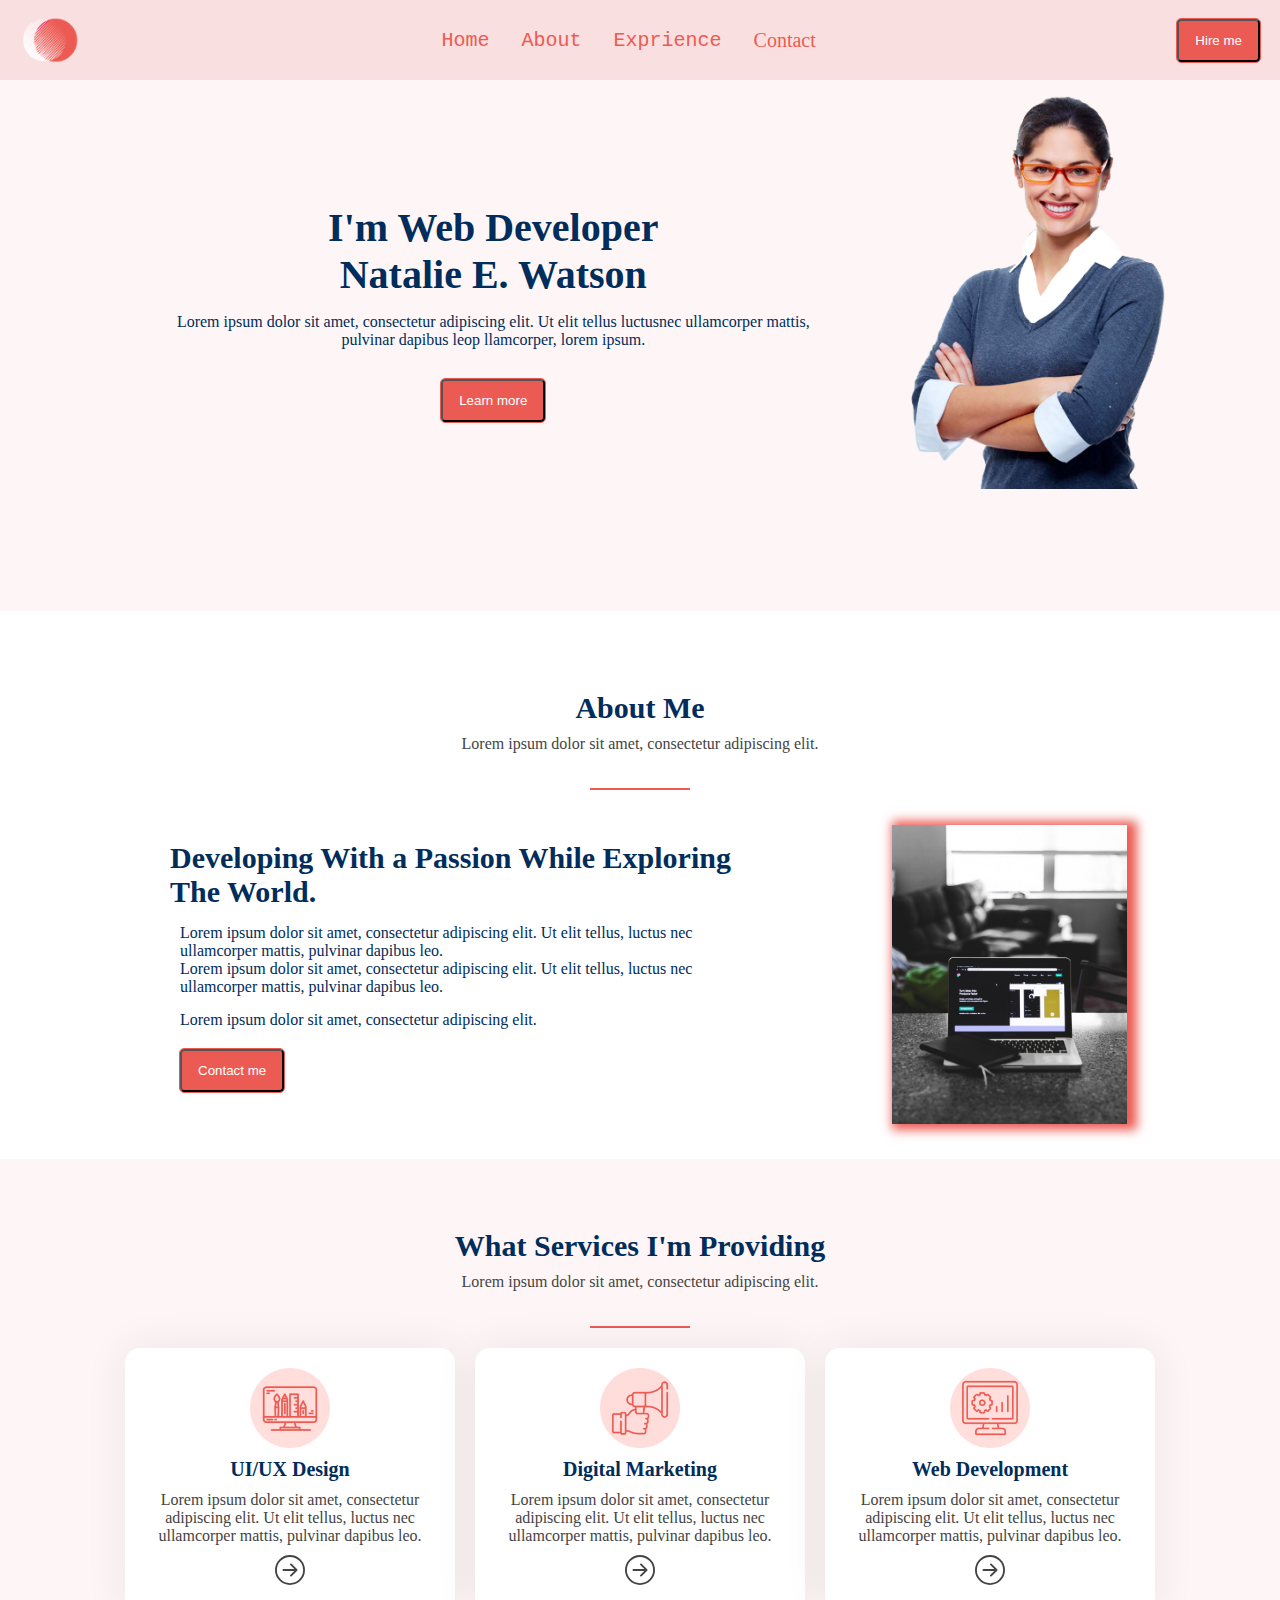
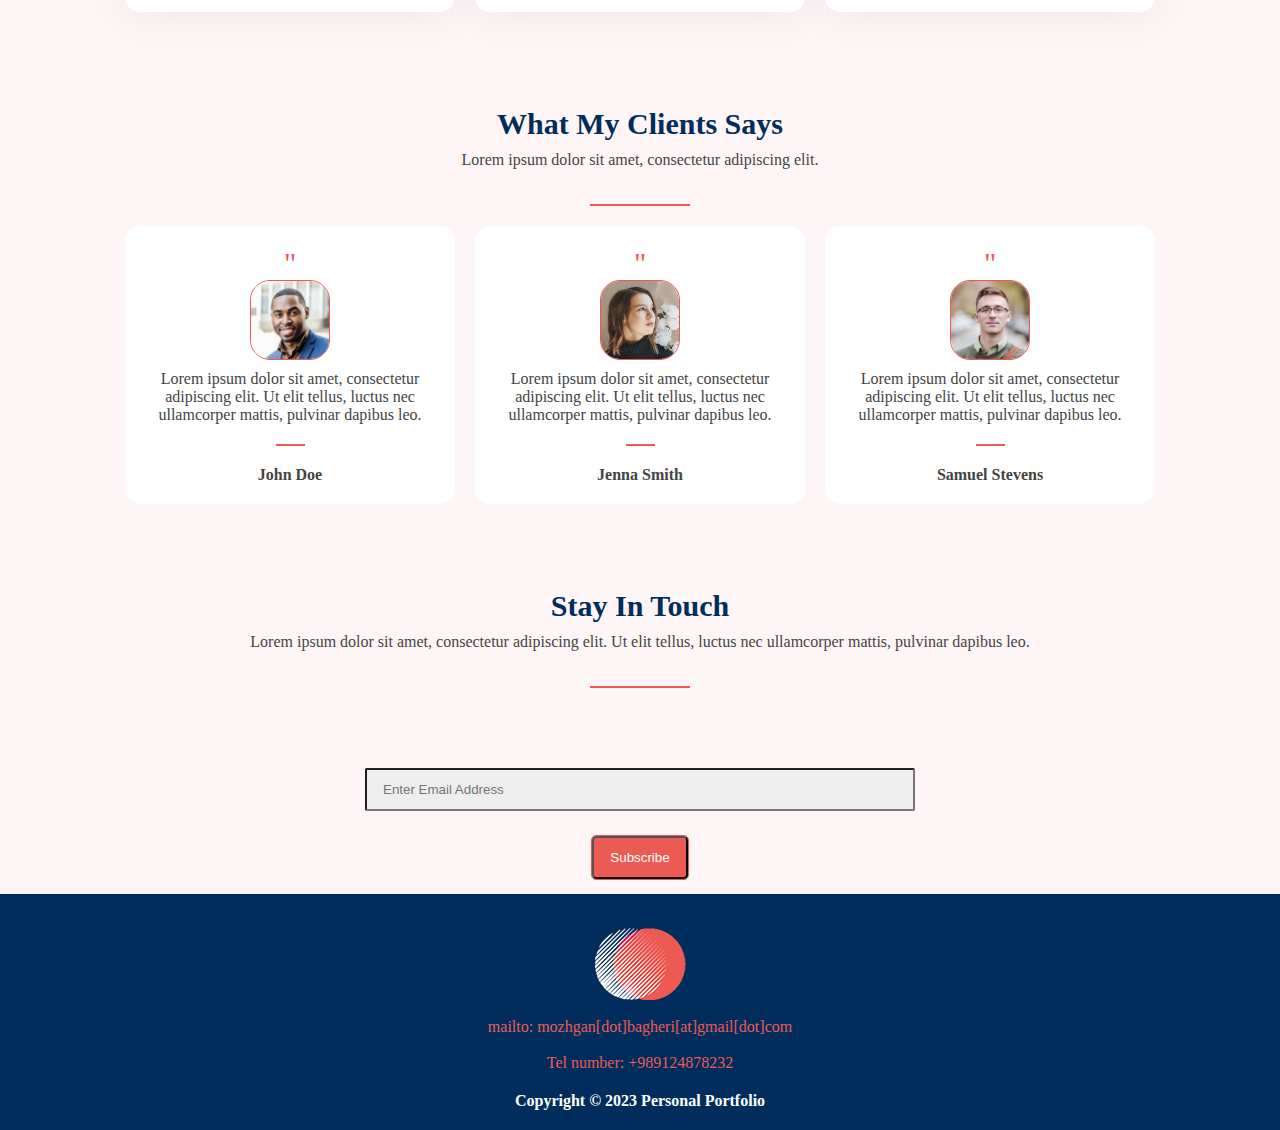
<file: index.html>
<!DOCTYPE html>
<html lang="en-US">
<head>
<meta charset="UTF-8">
<meta name="viewport" content="width=device-width, initial-scale=1">
<title>My portfolio</title>
<link href="./styles/style.css" rel="stylesheet">
</head>
<body>
    <header class="header">
        <img class="headerLogo" src="./images/logo-1-70x70.png" alt="logo">
        <div class="menuIcon">
            <svg stroke="currentColor" fill="currentColor" stroke-width="0" viewBox="0 0 1024 1024" height="1em" width="1em" xmlns="http://www.w3.org/2000/svg"><path d="M904 160H120c-4.4 0-8 3.6-8 8v64c0 4.4 3.6 8 8 8h784c4.4 0 8-3.6 8-8v-64c0-4.4-3.6-8-8-8zm0 624H120c-4.4 0-8 3.6-8 8v64c0 4.4 3.6 8 8 8h784c4.4 0 8-3.6 8-8v-64c0-4.4-3.6-8-8-8zm0-312H120c-4.4 0-8 3.6-8 8v64c0 4.4 3.6 8 8 8h784c4.4 0 8-3.6 8-8v-64c0-4.4-3.6-8-8-8z"></path>
            </svg>
        </div>
        <nav class="headerNav">
            <a href="index.html"><pre>Home </pre></a>
            <a href="#about"><pre>About </pre></a>
            <a href="./pages/expriences.html"><pre>Exprience </pre></a>
            <a href="#contact">Contact</a>
        </nav>
        <button  class="btnComponent" id="headerBtn">Hire me</button>
    </header>
    <main>
    <section id="me">
        <div class="me">
            <div class="meDescription">
                <nav class="meNav">
                    <a href="">11</a>
                    <a href="">22</a>
                    <a href="">33</a>
                    <a href="">44</a>
                </nav>
                <div class="meTextBox">
                    <h1 class="meHeading">I'm Web Developer 
                        <br>Natalie E. Watson</h1>
                    <p class="meDescription">Lorem ipsum dolor sit amet, consectetur adipiscing elit. Ut elit tellus luctusnec ullamcorper mattis, pulvinar dapibus leop llamcorper, lorem ipsum.</p>
                    <button class="btnComponent">Learn more</button>
                </div>
            </div>
            <div>
                <img class="meImage" src="./images/h1_hero-bg.png" alt="pic of me">
            </div>
        </div>
    </section>
    <section id="about">
        <div class="textBox">
            <h2>About Me</h2>
            <p>Lorem ipsum dolor sit amet, consectetur adipiscing elit.</p>
            <div class="line"></div>
        </div>
        <div class="about">
            <div>
                <div class="aboutHeading">
                    <h3 class="aboutTextBox">Developing With a Passion While Exploring The World.</h3>
                    <!--<div class="line"></div>-->
                </div>
                <div class="leftAbout">
                    <div class="aboutContent">
                        <p>Lorem ipsum dolor sit amet, consectetur adipiscing elit. Ut elit tellus, luctus nec ullamcorper mattis, pulvinar dapibus leo.
                        <br> Lorem ipsum dolor sit amet, consectetur adipiscing elit. Ut elit tellus, luctus nec ullamcorper mattis, pulvinar dapibus leo.</p>
                        <p>Lorem ipsum dolor sit amet, consectetur adipiscing elit.</p>
                    </div>
                    <button class="btnComponent">Contact me</button>
                </div>
            </div>
            <div class="aboutImgContainer">
                <!--<div class="aboutImgWrapper">-->
                <img class="aboutImg" src="./images/section-1-bg1.jpg" alt="AboutMe">
                <!--</div>-->
            </div>
        </div>
    </section>
    <section id="services">
        <div class="textBox">
            <h2>What Services I'm Providing</h2>
            <p>Lorem ipsum dolor sit amet, consectetur adipiscing elit.</p>
            <div class="line"></div>
        </div>
        <div class="serviceCardWrapper">
            <article class="cardComponent serviceCard">
                <img src="./images/computer.png" alt="" width="80px" height="80px">
                <h3>UI/UX Design</h3>
                <p>Lorem ipsum dolor sit amet, consectetur adipiscing elit. Ut elit tellus, luctus nec ullamcorper mattis, pulvinar dapibus leo.</p>
                <div class="serviceIcon">
                    <svg stroke="currentColor" fill="currentColor" stroke-width="0" viewBox="0 0 16 16" height="1em" width="1em" xmlns="http://www.w3.org/2000/svg"><path fill-rule="evenodd" d="M1 8a7 7 0 1 0 14 0A7 7 0 0 0 1 8zm15 0A8 8 0 1 1 0 8a8 8 0 0 1 16 0zM4.5 7.5a.5.5 0 0 0 0 1h5.793l-2.147 2.146a.5.5 0 0 0 .708.708l3-3a.5.5 0 0 0 0-.708l-3-3a.5.5 0 1 0-.708.708L10.293 7.5H4.5z"></path></svg>
                </div>
            </article>
            <article class="cardComponent serviceCard">
                <img  src="./images/ads-150x150.png" alt="" width="80px" height="80px">
                <h3>Digital Marketing</h3>
                <p>Lorem ipsum dolor sit amet, consectetur adipiscing elit. Ut elit tellus, luctus nec ullamcorper mattis, pulvinar dapibus leo.</p>
                <div class="serviceIcon">
                    <svg stroke="currentColor" fill="currentColor" stroke-width="0" viewBox="0 0 16 16" height="1em" width="1em" xmlns="http://www.w3.org/2000/svg"><path fill-rule="evenodd" d="M1 8a7 7 0 1 0 14 0A7 7 0 0 0 1 8zm15 0A8 8 0 1 1 0 8a8 8 0 0 1 16 0zM4.5 7.5a.5.5 0 0 0 0 1h5.793l-2.147 2.146a.5.5 0 0 0 .708.708l3-3a.5.5 0 0 0 0-.708l-3-3a.5.5 0 1 0-.708.708L10.293 7.5H4.5z"></path></svg>
                </div>
            </article>
            <article class="cardComponent serviceCard">
                <img src="./images/settings.png" alt="" width="80px" height="80px">
                <h3>Web Development</h3>
                <p>Lorem ipsum dolor sit amet, consectetur adipiscing elit. Ut elit tellus, luctus nec ullamcorper mattis, pulvinar dapibus leo.</p>
                <div class="serviceIcon">
                    <svg stroke="currentColor" fill="currentColor" stroke-width="0" viewBox="0 0 16 16" height="1em" width="1em" xmlns="http://www.w3.org/2000/svg"><path fill-rule="evenodd" d="M1 8a7 7 0 1 0 14 0A7 7 0 0 0 1 8zm15 0A8 8 0 1 1 0 8a8 8 0 0 1 16 0zM4.5 7.5a.5.5 0 0 0 0 1h5.793l-2.147 2.146a.5.5 0 0 0 .708.708l3-3a.5.5 0 0 0 0-.708l-3-3a.5.5 0 1 0-.708.708L10.293 7.5H4.5z"></path></svg>
                </div>
            </article>
        </div>
    </section>
    <section id="clients">
        <div class="textBox">
            <h2>What My Clients Says</h2>
            <p>Lorem ipsum dolor sit amet, consectetur adipiscing elit.</p>
            <div class="line"></div>
        </div>
        <div class="clientsWrapper">
            <article class="clientsCard">
                <span>"</span>
                <img src="./images/male-1.jpg" alt="client 1" width="70" height="70">
                <p>Lorem ipsum dolor sit amet, consectetur adipiscing elit. Ut elit tellus, luctus nec ullamcorper mattis, pulvinar dapibus leo.</p>
                <div class="line" style="width:10% "></div>
                <p><strong>John Doe</strong></p>
            </article>
            <article class="clientsCard">
                <span>"</span>
                <img src="./images/female-2.jpg" alt="client 2" width="70" height="70">
                <p>Lorem ipsum dolor sit amet, consectetur adipiscing elit. Ut elit tellus, luctus nec ullamcorper mattis, pulvinar dapibus leo.</p>
                <div class="line" style="width:10% "></div>
                <p><strong>Jenna Smith</strong></p>
            </article>
            <article class="clientsCard">
                <span>"</span>
                <img src="./images/male-3.jpg" alt="client 3" width="70" height="70">
                <p>Lorem ipsum dolor sit amet, consectetur adipiscing elit. Ut elit tellus, luctus nec ullamcorper mattis, pulvinar dapibus leo.</p>
                <div class="line" style="width:10% "></div>
                <p><strong>Samuel Stevens</strong></p>
            </article>
        </div>
    </section>
    <section id="contact">
        <div class="textBox">
            <h2>Stay In Touch</h2>
            <p>Lorem ipsum dolor sit amet, consectetur adipiscing elit. Ut elit tellus, luctus nec ullamcorper mattis, pulvinar dapibus leo.</p>
            <div class="line"></div>
        </div>
        <div class="textBox">
            <input class="inputComponent" placeholder="Enter Email Address" type="text">
            <button class="btnComponent">Subscribe</button>
        </div>
    </section>
    <footer id="footer">
        <div>
            <nav>
                <a href=""></a>
                <a href=""></a>
                <a href=""></a>
                <a href=""></a>
            </nav>
            <img src="./images/logo-footer.png" alt="footer logo">
            <p><a href="mailto: mozhgan.bagheri@gmail.com">mailto: mozhgan[dot]bagheri[at]gmail[dot]com</a></p>
            <br>
            <P><a href="tel: +989124878232">Tel number: +989124878232</a></P>
        </div>
        <div>
            <strong>Copyright © 2023 Personal Portfolio</strong>
        </div>
    </footer>
</main>
</body>
</html>
</file>
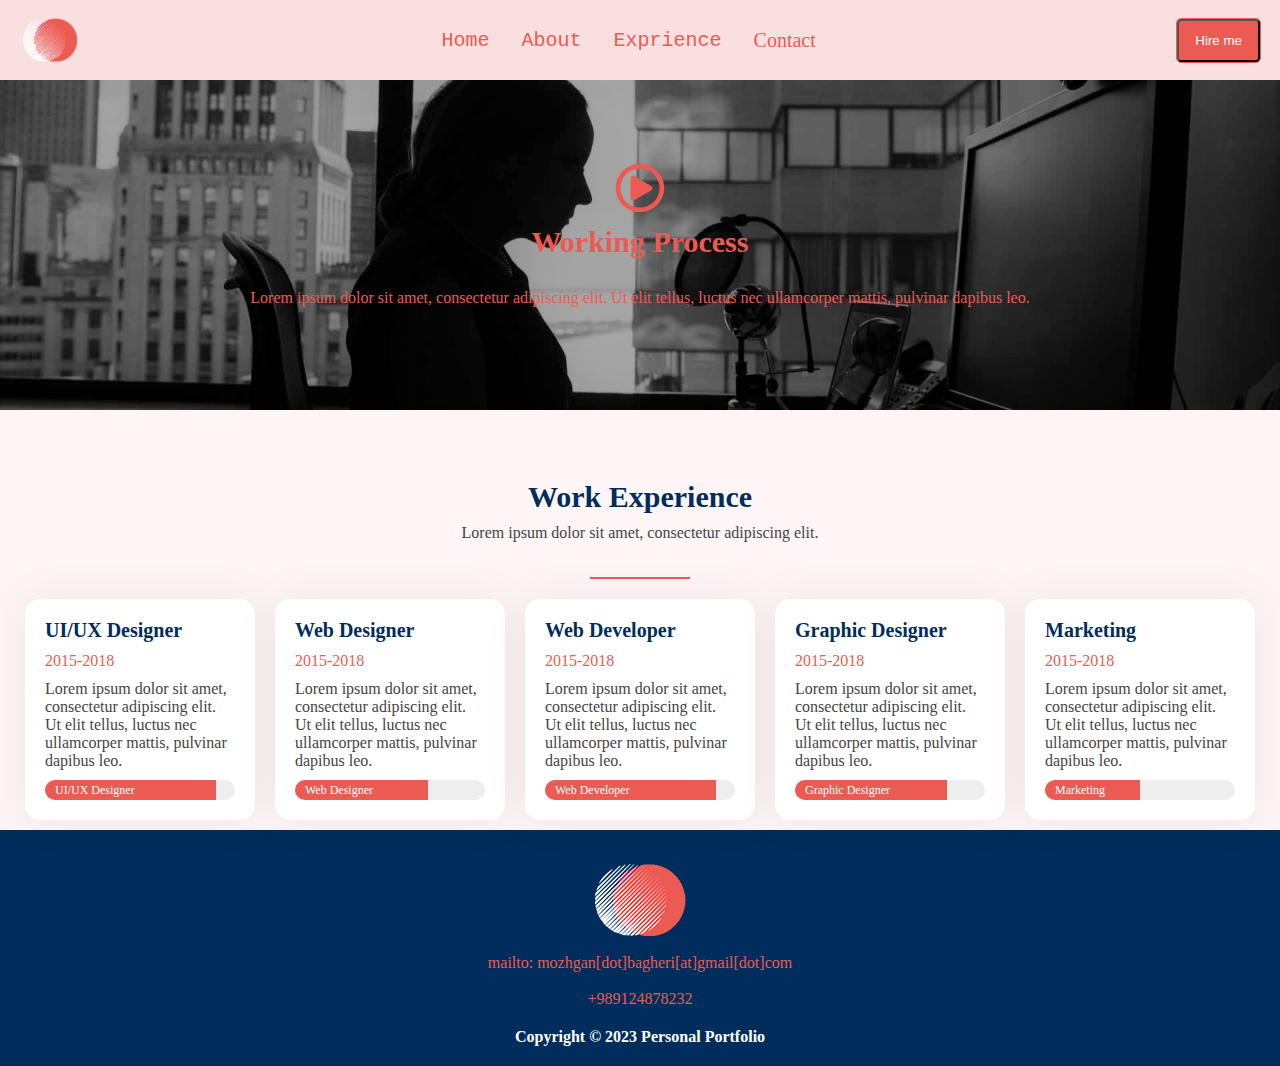
<file: pages/expriences.html>
<!DOCTYPE html>
<html lang="en-US">
<head>
<meta charset="UTF-8">
<meta name="viewport" content="width=device-width, initial-scale=1">
<title>My portfolio</title>
<link href="../styles/style.css" rel="stylesheet">
</head>
<body>
    <header class="header">
        <img class="headerLogo" src="../images/logo-1-70x70.png" alt="logo">
        <div class="menuIcon">
            <svg stroke="currentColor" fill="currentColor" stroke-width="0" viewBox="0 0 1024 1024" height="1em" width="1em" xmlns="http://www.w3.org/2000/svg"><path d="M904 160H120c-4.4 0-8 3.6-8 8v64c0 4.4 3.6 8 8 8h784c4.4 0 8-3.6 8-8v-64c0-4.4-3.6-8-8-8zm0 624H120c-4.4 0-8 3.6-8 8v64c0 4.4 3.6 8 8 8h784c4.4 0 8-3.6 8-8v-64c0-4.4-3.6-8-8-8zm0-312H120c-4.4 0-8 3.6-8 8v64c0 4.4 3.6 8 8 8h784c4.4 0 8-3.6 8-8v-64c0-4.4-3.6-8-8-8z"></path>
            </svg>
        </div>
        <nav class="headerNav">
            <a href="../index.html"><pre>Home </pre></a>
            <a href="../index.html#about"><pre>About </pre></a>
            <a href="expriences.html"><pre>Exprience </pre></a>
            <a href="../index.html#contact">Contact</a>
        </nav>
        <button  class="btnComponent" id="headerBtn">Hire me</button>
    </header>
<main>
      <section id="work">
        <div class="workPart">
            <div class="workIcon">
                <svg stroke="currentColor" fill="currentColor" stroke-width="0" viewBox="0 0 512 512" height="1em" width="1em" xmlns="http://www.w3.org/2000/svg"><path d="M371.7 238l-176-107c-15.8-8.8-35.7 2.5-35.7 21v208c0 18.4 19.8 29.8 35.7 21l176-101c16.4-9.1 16.4-32.8 0-42zM504 256C504 119 393 8 256 8S8 119 8 256s111 248 248 248 248-111 248-248zm-448 0c0-110.5 89.5-200 200-200s200 89.5 200 200-89.5 200-200 200S56 366.5 56 256z"></path></svg>
            </div>
            <h2>Working Process</h2>
            <p>Lorem ipsum dolor sit amet, consectetur adipiscing elit. Ut elit tellus,
                luctus nec ullamcorper mattis, pulvinar dapibus leo.</p>
        </div>
    </section>
    <section id="exprience">
        <div class="textBox">
            <h2>Work Experience</h2>
            <p>Lorem ipsum dolor sit amet, consectetur adipiscing elit.</p>
            <div class="line"></div>
        </div>
        <diV class="exprienceList">
            <article class="cardComponent exprienceCard">
                <h3>UI/UX Designer</h3>
                <time>2015-2018</time>
                <p>Lorem ipsum dolor sit amet, consectetur adipiscing elit. Ut elit tellus, luctus nec ullamcorper mattis, pulvinar dapibus leo.</p>
                <div class="progressWrapper">
                    <div class="progress" style="width:90%">
                        <p class="progressLable">UI/UX Designer</p>
                    </div>
                </div>
            </article>
            <article class="cardComponent exprienceCard">
                <h3>Web Designer</h3>
                <time>2015-2018</time>
                <p>Lorem ipsum dolor sit amet, consectetur adipiscing elit. Ut elit tellus, luctus nec ullamcorper mattis, pulvinar dapibus leo.</p>
                <div class="progressWrapper">
                    <div class="progress" style="width:70%">
                        <p class="progressLable">Web Designer</p>
                    </div>
                </div>
            </article>
            <article class="cardComponent exprienceCard">
                <h3>Web Developer</h3>
                <time>2015-2018</time>
                <p>Lorem ipsum dolor sit amet, consectetur adipiscing elit. Ut elit tellus, luctus nec ullamcorper mattis, pulvinar dapibus leo.</p>
                <div class="progressWrapper">
                    <div class="progress" style="width:90%">
                        <p class="progressLable">Web Developer</p>
                    </div>
                </div>
            </article>
            <article class="cardComponent exprienceCard">
                <h3>Graphic Designer</h3>
                <time>2015-2018</time>
                <p>Lorem ipsum dolor sit amet, consectetur adipiscing elit. Ut elit tellus, luctus nec ullamcorper mattis, pulvinar dapibus leo.</p>
                <div class="progressWrapper">
                    <div class="progress" style="width:80%">
                        <p class="progressLable">Graphic Designer</p>
                    </div>
                </div>
            </article>
            <article class="cardComponent exprienceCard">
                <h3>Marketing</h3>
                <time>2015-2018</time>
                <p>Lorem ipsum dolor sit amet, consectetur adipiscing elit. Ut elit tellus, luctus nec ullamcorper mattis, pulvinar dapibus leo.</p>
                <div class="progressWrapper">
                    <div class="progress" style="width:50%">
                        <p class="progressLable">Marketing</p>
                    </div>
                </div>
            </article>
        </diV>
    </section>
    <footer id="footer">
        <div>
            <nav>
                <a href=""></a>
                <a href=""></a>
                <a href=""></a>
                <a href=""></a>
            </nav>
            <img src="../images/logo-footer.png" alt="footer logo">
            <p><a href="mailto: mozhgan.bagheri@gmail.com">mailto: mozhgan[dot]bagheri[at]gmail[dot]com</a></p>
            <br>
            <p><a href="tel: +989124878232">+989124878232</a></p>
        </div>
        <div>
            <strong>Copyright © 2023 Personal Portfolio</strong>
        </div>
    </footer>
</main>
</body>
</html>
</file>
<file: styles/style.css>
:root{
    --primaryColor:#ec5b53;
    --secondaryColor:#002d5b;
    --headerColor:#f9dfdf;
    --muteColor:#eeeeee;
    --lightColor:#fef6f6;
    --overlay:#35373a;
    --textColor:#444444;
    --whiteColor:#fff;
}
html{
    -webkit-box-sizing: border-box;
    -moz-box-sizing: border-box;
    background-color: var(--lightColor);
    box-sizing: border-box;
    font-size: 8px;
    color: var(--secondaryColor);
    scroll-behavior:smooth;
}

*,
*:before,
*:after {
-webkit-box-sizing: inherit;
-moz-box-sizing: inherit;
box-sizing:inherit;
margin: 0;
padding: 0;
}

header {
    position: fixed;
    top: 0;
    width: 100%;
    height: 8rem;
    padding: 20px;
}
main {
   padding-top: 6rem;
}

a {
    outline: none;
    text-decoration: none;
}
a:link, a:visited {
    color:var(--primaryColor);
}
a:hover {
    text-decoration: underline;
    font-weight: bold;
}

/* start components*/
.inputComponent{
    border-radius: 0.2rem;
    width: 30rem;
    color: var(--overlay);
    background-color: var(--muteColor);
    padding: 1.2rem  1.6rem;
    /*border: none;*/
    margin-bottom: 1.5rem;
}
.btnComponent{
    border-radius: 0.4rem;
    color: var(--whiteColor);
    background-color: var(--primaryColor);
    padding: 1.2rem  1.6rem;
    /*border: none;*/
    outline: 1px solid var(--primaryColor);
    margin-bottom: 1.5rem;
}
.textBox{
    display: flex;
    flex-direction: column;
    gap: 1rem;
    justify-content: center;
    align-items: center;
    padding-top: 6rem;
    /*padding: 1rem 2rem;*/
    text-align: center;
}
.textBox > h2{
    font-size: 3rem;
}
.textBox > p{
    font-size: 1.6rem;
    margin-bottom: 0.5rem;
    color: var(--textColor);
}
.line{
    width: 10rem;
    background-color: var(--primaryColor);
    height: 0.2rem;
    margin-top: 2rem;
    margin-bottom: 2rem;
}
.cardComponent{
    background-color: var(--whiteColor);
    display: flex;
    flex-direction: column;
    justify-content: center;
    align-items: center;
    text-align: center;
    gap: 1rem;
    border-radius: 1.5rem;
    padding: 2rem 1rem;
    box-shadow: 0 0 4.5rem 0 rgba(0,0,0,0.07);
}
.cardComponent > p{
    font-size: 1.6rem;
    color: var(--textColor);
}
.cardComponent > h3{
    font-size: 2rem;
}
/* end components*/
.header{
    background-color: var(--headerColor);
    padding:0.5rem 2rem;    /* 1 for top/bottom  20 for right/left */
    display: flex;
    align-items: center;
    justify-content: space-between;
}
.headerNav{
    display: flex;
    font-size: 1.4rem;
    gap:1rem;
    /*display: none;   takmil nashode*/
}
#headerBtn{
    display: none;
}
.headerLogo{
    width: 6rem;   /* 60px */
    height: 6rem;
}
.menuIcon{
    display: none; /* takmil nashode*/
    font-size: 2.4rem;
    /* 24px */
    color: var(--primaryColor);
}
/*end header*/
.me {
    display: flex;
    flex-direction: column;
}
#me{
    padding: 2rem;
    text-align: center;
}
.meTextBox{
    text-align: center;
}
.meItems{
    align-items: center;
}
.meNav{
    display: none;
}
.meHeading{
    font-size: 4rem;
    margin-bottom: 1.5rem;
}
.meDescription{
    font-size: 1.6rem;
    margin-bottom: 3rem;
    display: flex;
    align-items: center;
}
.meImage{
    max-width: 80%;
    max-height: 80%;
    align-items: center;
   /* aspect-ratio: 0.3; auto 645/925;*/
}
/*end me*/
.about {
    display: flex;
    flex-direction: column;
    align-items: center;
    /*text-align: center;*/
}
#about{
    padding: 2rem;
    background-color: var(--whiteColor);
}
.leftAbout {
    margin-left: 1rem;
}
.aboutHeading{
    font-size: 3rem;
    margin-bottom: 1rem;
}
.aboutTextBox{
    margin-bottom: 1.5rem;
    font-size: 3rem;
}
.aboutImg{
    max-width: 50%;
    max-height: 50%;
    box-shadow: 5px 1px 10px 5px var(--primaryColor);
   /* aspect-ratio: 0.3; auto 645/925;*/
}
.aboutContent{
    font-size: 1.6rem;
    margin-bottom: 2rem;
}
.aboutContent > p:first-child{
    margin-bottom: 1.5rem;
}
.aboutImgContainer{
    display: flex;
    flex-direction: column;
    align-items: center;
    padding: 1.5rem;
}
/*.aboutImgWrapper{
    width: 100%;
    height: 40rem;
    text-align: center;
    padding: 1rem;
    background-color: var(--primaryColor);
    border-radius: 1.5rem;
    position: relative;
}
.aboutImg{
    width: 100%;
    height: 38rem;
    border-radius: 1rem;
    position: absolute;
    left: -2rem;
    top: 50%;
    transform: translateY(-50%);
    /*box-shadow: 10px 10px 0px  var(--primaryColor);
}*/
/*end about*/
#services{
    padding: 1rem 2.5rem;
    background-color: var(--lightColor);
}
.serviceCardWrapper{
    display: flex;
    flex-direction: column;
    align-items: center;
    gap: 2rem;
    /*border: 1px solid red;*/
}
.serviceCard{
    text-align: center;
    padding: 2rem;
}
/*.servicesCardWrapper .cardComponent img{
    width: 2rem;
    height: 2rem;
}*/
.serviceIcon{
    font-size: 3rem;
    color: var(--textColor);
}
/*end services*/

/* Start Work Section style   ----quera
#work {
    color: var(--whiteColor);
    height: 30rem;
    display: flex;
    align-items: center;
    justify-content: center;
    text-align: center;
    position: relative;
  }
  .overlay {
    background-color: var(--overlay);
    width: 100%;
    height: 100%;
    position: absolute;
    opacity: 0.6;
    z-index: 10;
  }
  .workBgImage {
    width: 100%;
    height: 100%;
    z-index: 1;
    position: absolute;
    background-position: center;
    background-repeat: no-repeat;
    background-size: cover;
    background-image: url("../images/web-developer-bg-min.jpg");
  }
  .workTextBox {
    z-index: 20;
    padding: 1rem;
  }
  .workIcon {
    font-size: 4rem;
    margin-bottom: 1rem;
  }
  .workHeading {
    font-size: 3rem;
    margin-bottom: 1rem;
  }
  .workDescription {
    font-size: 1.6rem;
  }
 End Work Section style */
#work{
    background-image:url('../images/web-developer-bg-min.jpg');
    color: var(--primaryColor);
    height: 35rem;
    background-position: center;
    background-repeat: no-repeat;
    background-size: cover;
    font-size: 5rem;
    display: flex;
    justify-content: center;
    align-items: center;
    text-align: center;
    padding: 1rem;
}
.workPart h2{
    font-size: 3rem;
    margin-bottom: 3rem;
}
.workPart p{
    font-size: 1.6rem;
}
/*end work   ---my code is different---   */
#exprience{
    padding: 1rem 2.5rem;
    background-color: var(--lightColor);
}
.exprienceList{
    gap: 2rem;
    display: flex;
    flex-direction: column;
    align-items: center;
}
.exprienceCard{
    text-align: left;
    align-items: start;
    padding: 2rem;
}
.exprienceCard > time{
    font-size: 1.6rem;
    color: var(--primaryColor);
}
.progressWrapper{
    width: 100%;
    height: 2rem;
    background-color: var(--muteColor);
    border-radius: 10rem;
    overflow: hidden;
}
.progress{
    height: 100%;
    color: var(--whiteColor);
    background-color: var(--primaryColor);
    display: flex;
    align-items: center;
    justify-content: flex-start;
    padding: 0 1rem;
}
.progressLable{
    width: 100%;
    font-size: 1.2rem !important;
    margin: 0 !important;
    color: var(--whiteColor) !important;
}
/*end exprience*/ 
#clients{
    padding: 1rem 2.5rem;
    background-color: var(--lightColor);
}
.clientsWrapper{
    display: flex;
    flex-direction: column;
    align-items: center;
    gap: 2rem;
}
.clientsCard{
    display: flex;
    flex-direction: column;
    align-items: center;
    text-align: center;
    background-color: var(--whiteColor);
    padding: 2rem;
    border-radius: 1.5rem;
}
.clientsCard > p{
    font-size: 1.6rem;
    color: var(--textColor);
}
.clientsCard > span{
    font-size: 3rem;
    color: var(--primaryColor);
}
.clientsCard > img{
    border-radius: 2rem;
    border: 1px solid var(--primaryColor);
    width: 8rem;
    height: 8rem;
    margin-bottom: 1rem;
}
/*end clients */
#footer{
    padding: 2rem 2rem;
    background-color:var(--secondaryColor) ;
    display: flex;
    gap: 2rem;
    flex-direction: column;
    text-align: center;
    color: var(--whiteColor);
    font-size: 1.6rem;
}
/*end footer*/
@media only screen and (min-width: 800px){
    html{
        font-size: 10px;
    }
    .inputComponent{
        width: 55rem;
    }
    .me {
        flex-direction: row;
        margin-left: 15rem;
    }
    .about{
        flex-direction: row;
        gap:10px;
        margin-left: 15rem;
    }
    #headerBtn{ 
        display:flex;
        gap: 20px;
        margin-bottom: 0;
    }
    .headerNav{
        display:flex;
        font-size: 2rem;
        gap:2rem;
    }
    .menuIcon{
        display: none;
    }
    .serviceCardWrapper, .clientsWrapper{
        flex-direction: row;
        margin-left: 10rem;
        margin-right: 10rem;
        margin-bottom: 1.5rem;
    }
    .exprienceList{
        flex-direction: row;
    }
}
</file>
